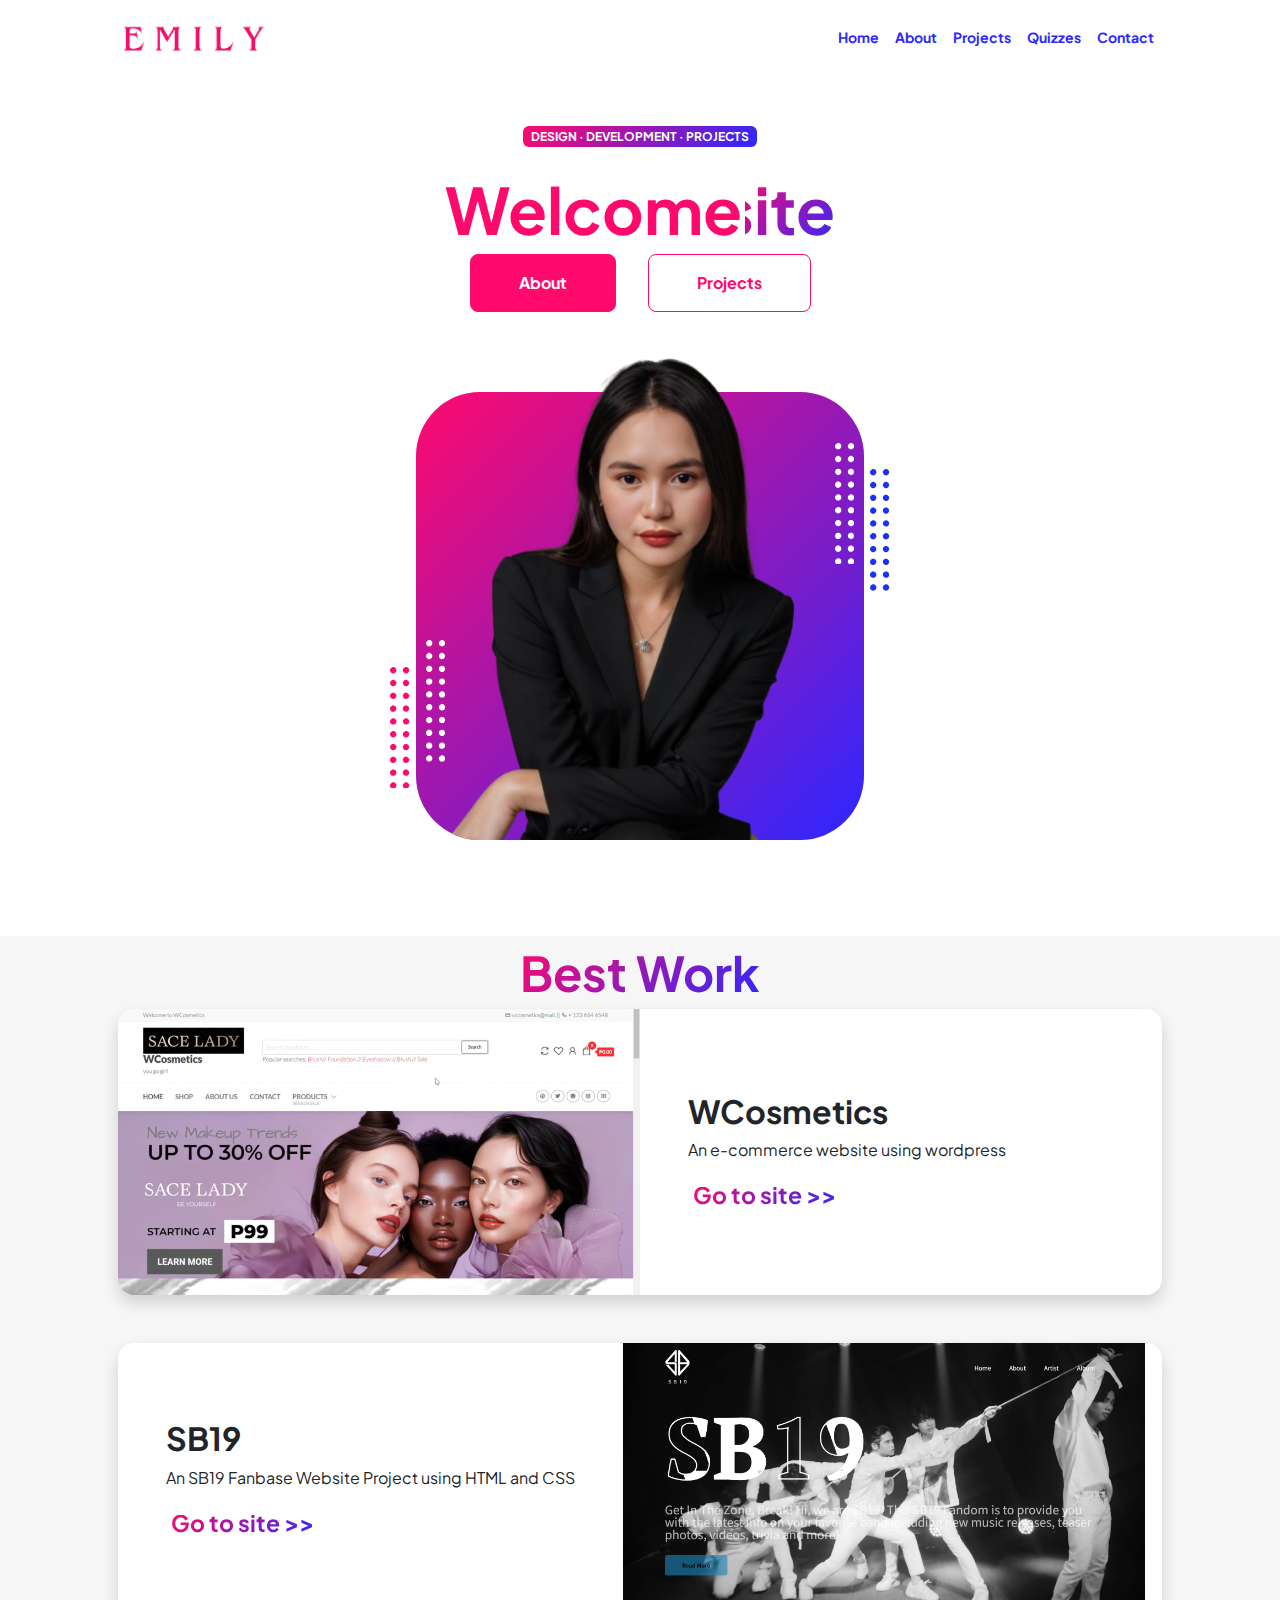
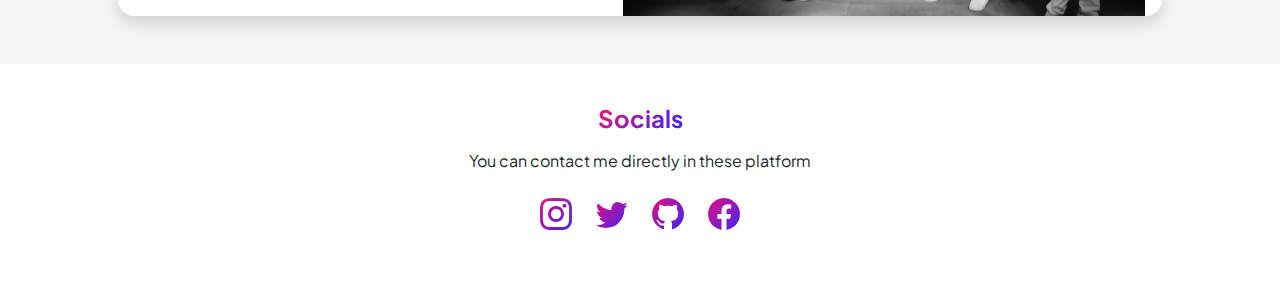
<file: index.html>
<!DOCTYPE html>
<html lang="en">
    <head>
        <meta charset="utf-8" />
        <meta name="viewport" content="width=device-width, initial-scale=1, shrink-to-fit=no" />
        <meta name="description" content="" />
        <meta name="author" content="" />
        <title>Personal - Portfolio</title>
        <!-- Favicon-->
        <link rel="icon" type="image/x-icon" href="assets/favicon.ico" />
        <!-- Custom Google font-->
        <link rel="preconnect" href="https://fonts.googleapis.com" />
        <link rel="preconnect" href="https://fonts.gstatic.com" crossorigin />
        <link href="https://fonts.googleapis.com/css2?family=Plus+Jakarta+Sans:wght@100;200;300;400;500;600;700;800;900&amp;display=swap" rel="stylesheet" />
        <!-- Bootstrap icons-->
        <link href="https://cdn.jsdelivr.net/npm/bootstrap-icons@1.8.1/font/bootstrap-icons.css" rel="stylesheet" />
        <!-- Core theme CSS (includes Bootstrap)-->
        <link href="css/styles.css" rel="stylesheet" />
    </head>
    <body class="d-flex flex-column h-100">
        <main class="flex-shrink-0">
            <!-- Navigation-->
            <nav class="navbar navbar-expand-lg navbar-light bg-white py-3">
                <div class="container px-5">
                    <a class="navbar-brand" href="index.html"><span class="fw-bolder text-primary"><img src="images/logo3.png" alt="logo" style="width: 150px;"></span></a>
                    <button class="navbar-toggler" type="button" data-bs-toggle="collapse" data-bs-target="#navbarSupportedContent" aria-controls="navbarSupportedContent" aria-expanded="false" aria-label="Toggle navigation"><span class="navbar-toggler-icon"></span></button>
                    <div class="collapse navbar-collapse" id="navbarSupportedContent">
                        <ul class="navbar-nav ms-auto mb-2 mb-lg-0 small fw-bolder">
                            <li class="nav-item"><a class="nav-link" href="index.html">Home</a></li>
                            <li class="nav-item"><a class="nav-link" href="about.html">About</a></li>
                            <li class="nav-item"><a class="nav-link" href="projects.html">Projects</a></li>
                            <li class="nav-item"><a class="nav-link" href="quizzes.html">Quizzes</a></li>
                            <li class="nav-item"><a class="nav-link" href="contact.html">Contact</a></li>
                        </ul>
                    </div>
                </div>
            </nav>
            <!-- Header-->
            <header class="py-5">
                <div class="container px-5 pb-5">
                    <div class="row gx-5 align-items-center">
                        <div class="col-xxl-5">
                            <!-- Header text content-->
                            <div class="text-center text-xxl-start">
                                <div class="badge bg-gradient-primary-to-secondary text-white mb-4"><div class="text-uppercase">Design &middot; Development &middot; Projects</div></div>
                                <br>
                                <div class="animates">
                                <h1 class="display-3 fw-bolder mb-5 color d-inline">Welcome  </h1>
                                </div>
                                <div class="animates">
                                    <h1 class="display-3 fw-bolder mb-5 text-gradient d-inline"><span>to my Website</span></h1>
                                    </div>
                                <div class="d-grid gap-3 d-sm-flex justify-content-sm-center justify-content-xxl-start mb-3">
                                    <a class="btn btn-primary btn-lg px-5 py-3 me-sm-3 fs-6 fw-bolder" href="about.html">About</a>
                                    <a class="btn btn-outline-light btn-lg px-5 py-3 fs-6 fw-bolder" href="projects.html">Projects</a>
                                </div>
                            </div>
                        </div>
                        <div class="col-xxl-7">
                            <!-- Header profile picture-->
                            <div class="d-flex justify-content-center mt-xxl-0">
                                <div class="profile bg-gradient-primary-to-secondary">
                                    <img class="profile-img" src="images/profile6.png" alt="..." style="border-radius: 55px;"/>
                                    <div class="dots-1">
                                        <!-- SVG Dots-->
                                        <svg version="1.1" xmlns="http://www.w3.org/2000/svg" xmlns:xlink="http://www.w3.org/1999/xlink" x="0px" y="0px" viewBox="0 0 191.6 1215.4" style="enable-background: new 0 0 191.6 1215.4" xml:space="preserve">
                                            <g transform="translate(0.000000,1280.000000) scale(0.100000,-0.100000)">
                                                <path d="M227.7,12788.6c-105-35-200-141-222-248c-43-206,163-412,369-369c155,32,275,190,260,339c-11,105-90,213-190,262        C383.7,12801.6,289.7,12808.6,227.7,12788.6z"></path>
                                                <path d="M1507.7,12788.6c-151-50-253-216-222-362c25-119,136-230,254-255c194-41,395,142,375,339c-11,105-90,213-190,262        C1663.7,12801.6,1569.7,12808.6,1507.7,12788.6z"></path>
                                                <path d="M227.7,11508.6c-105-35-200-141-222-248c-43-206,163-412,369-369c155,32,275,190,260,339c-11,105-90,213-190,262        C383.7,11521.6,289.7,11528.6,227.7,11508.6z"></path>
                                                <path d="M1507.7,11508.6c-151-50-253-216-222-362c25-119,136-230,254-255c194-41,395,142,375,339c-11,105-90,213-190,262        C1663.7,11521.6,1569.7,11528.6,1507.7,11508.6z"></path>
                                                <path d="M227.7,10228.6c-105-35-200-141-222-248c-43-206,163-412,369-369c155,32,275,190,260,339c-11,105-90,213-190,262        C383.7,10241.6,289.7,10248.6,227.7,10228.6z"></path>
                                                <path d="M1507.7,10228.6c-105-35-200-141-222-248c-43-206,163-412,369-369c155,32,275,190,260,339c-11,105-90,213-190,262        C1663.7,10241.6,1569.7,10248.6,1507.7,10228.6z"></path>
                                                <path d="M227.7,8948.6c-105-35-200-141-222-248c-43-206,163-412,369-369c155,32,275,190,260,339c-11,105-90,213-190,262        C383.7,8961.6,289.7,8968.6,227.7,8948.6z"></path>
                                                <path d="M1507.7,8948.6c-105-35-200-141-222-248c-43-206,163-412,369-369c155,32,275,190,260,339c-11,105-90,213-190,262        C1663.7,8961.6,1569.7,8968.6,1507.7,8948.6z"></path>
                                                <path d="M227.7,7668.6c-105-35-200-141-222-248c-43-206,163-412,369-369c155,32,275,190,260,339c-11,105-90,213-190,262        C383.7,7681.6,289.7,7688.6,227.7,7668.6z"></path>
                                                <path d="M1507.7,7668.6c-105-35-200-141-222-248c-43-206,163-412,369-369c155,32,275,190,260,339c-11,105-90,213-190,262        C1663.7,7681.6,1569.7,7688.6,1507.7,7668.6z"></path>
                                                <path d="M227.7,6388.6c-105-35-200-141-222-248c-43-206,163-412,369-369c155,32,275,190,260,339c-11,105-90,213-190,262        C383.7,6401.6,289.7,6408.6,227.7,6388.6z"></path>
                                                <path d="M1507.7,6388.6c-105-35-200-141-222-248c-43-206,163-412,369-369c155,32,275,190,260,339c-11,105-90,213-190,262        C1663.7,6401.6,1569.7,6408.6,1507.7,6388.6z"></path>
                                                <path d="M227.7,5108.6c-105-35-200-141-222-248c-43-206,163-412,369-369c155,32,275,190,260,339c-11,105-90,213-190,262        C383.7,5121.6,289.7,5128.6,227.7,5108.6z"></path>
                                                <path d="M1507.7,5108.6c-105-35-200-141-222-248c-43-206,163-412,369-369c155,32,275,190,260,339c-11,105-90,213-190,262        C1663.7,5121.6,1569.7,5128.6,1507.7,5108.6z"></path>
                                                <path d="M227.7,3828.6c-105-35-200-141-222-248c-43-206,163-412,369-369c155,32,275,190,260,339c-11,105-90,213-190,262        C383.7,3841.6,289.7,3848.6,227.7,3828.6z"></path>
                                                <path d="M1507.7,3828.6c-105-35-200-141-222-248c-43-206,163-412,369-369c155,32,275,190,260,339c-11,105-90,213-190,262        C1663.7,3841.6,1569.7,3848.6,1507.7,3828.6z"></path>
                                                <path d="M227.7,2548.6c-105-35-200-141-222-248c-43-206,163-412,369-369c155,32,275,190,260,339c-11,105-90,213-190,262        C383.7,2561.6,289.7,2568.6,227.7,2548.6z"></path>
                                                <path d="M1507.7,2548.6c-105-35-200-141-222-248c-43-206,163-412,369-369c155,32,275,190,260,339c-11,105-90,213-190,262        C1663.7,2561.6,1569.7,2568.6,1507.7,2548.6z"></path>
                                                <path d="M227.7,1268.6c-105-35-200-141-222-248c-43-206,163-412,369-369c155,32,275,190,260,339c-11,105-90,213-190,262        C383.7,1281.6,289.7,1288.6,227.7,1268.6z"></path>
                                                <path d="M1507.7,1268.6c-105-35-200-141-222-248c-43-206,163-412,369-369c155,32,275,190,260,339c-11,105-90,213-190,262        C1663.7,1281.6,1569.7,1288.6,1507.7,1268.6z"></path>
                                            </g>
                                        </svg>
                                        <!-- END of SVG dots-->
                                    </div>
                                    <div class="dots-2">
                                        <!-- SVG Dots-->
                                        <svg version="1.1" xmlns="http://www.w3.org/2000/svg" xmlns:xlink="http://www.w3.org/1999/xlink" x="0px" y="0px" viewBox="0 0 191.6 1215.4" style="enable-background: new 0 0 191.6 1215.4" xml:space="preserve">
                                            <g transform="translate(0.000000,1280.000000) scale(0.100000,-0.100000)">
                                                <path d="M227.7,12788.6c-105-35-200-141-222-248c-43-206,163-412,369-369c155,32,275,190,260,339c-11,105-90,213-190,262        C383.7,12801.6,289.7,12808.6,227.7,12788.6z"></path>
                                                <path d="M1507.7,12788.6c-151-50-253-216-222-362c25-119,136-230,254-255c194-41,395,142,375,339c-11,105-90,213-190,262        C1663.7,12801.6,1569.7,12808.6,1507.7,12788.6z"></path>
                                                <path d="M227.7,11508.6c-105-35-200-141-222-248c-43-206,163-412,369-369c155,32,275,190,260,339c-11,105-90,213-190,262        C383.7,11521.6,289.7,11528.6,227.7,11508.6z"></path>
                                                <path d="M1507.7,11508.6c-151-50-253-216-222-362c25-119,136-230,254-255c194-41,395,142,375,339c-11,105-90,213-190,262        C1663.7,11521.6,1569.7,11528.6,1507.7,11508.6z"></path>
                                                <path d="M227.7,10228.6c-105-35-200-141-222-248c-43-206,163-412,369-369c155,32,275,190,260,339c-11,105-90,213-190,262        C383.7,10241.6,289.7,10248.6,227.7,10228.6z"></path>
                                                <path d="M1507.7,10228.6c-105-35-200-141-222-248c-43-206,163-412,369-369c155,32,275,190,260,339c-11,105-90,213-190,262        C1663.7,10241.6,1569.7,10248.6,1507.7,10228.6z"></path>
                                                <path d="M227.7,8948.6c-105-35-200-141-222-248c-43-206,163-412,369-369c155,32,275,190,260,339c-11,105-90,213-190,262        C383.7,8961.6,289.7,8968.6,227.7,8948.6z"></path>
                                                <path d="M1507.7,8948.6c-105-35-200-141-222-248c-43-206,163-412,369-369c155,32,275,190,260,339c-11,105-90,213-190,262        C1663.7,8961.6,1569.7,8968.6,1507.7,8948.6z"></path>
                                                <path d="M227.7,7668.6c-105-35-200-141-222-248c-43-206,163-412,369-369c155,32,275,190,260,339c-11,105-90,213-190,262        C383.7,7681.6,289.7,7688.6,227.7,7668.6z"></path>
                                                <path d="M1507.7,7668.6c-105-35-200-141-222-248c-43-206,163-412,369-369c155,32,275,190,260,339c-11,105-90,213-190,262        C1663.7,7681.6,1569.7,7688.6,1507.7,7668.6z"></path>
                                                <path d="M227.7,6388.6c-105-35-200-141-222-248c-43-206,163-412,369-369c155,32,275,190,260,339c-11,105-90,213-190,262        C383.7,6401.6,289.7,6408.6,227.7,6388.6z"></path>
                                                <path d="M1507.7,6388.6c-105-35-200-141-222-248c-43-206,163-412,369-369c155,32,275,190,260,339c-11,105-90,213-190,262        C1663.7,6401.6,1569.7,6408.6,1507.7,6388.6z"></path>
                                                <path d="M227.7,5108.6c-105-35-200-141-222-248c-43-206,163-412,369-369c155,32,275,190,260,339c-11,105-90,213-190,262        C383.7,5121.6,289.7,5128.6,227.7,5108.6z"></path>
                                                <path d="M1507.7,5108.6c-105-35-200-141-222-248c-43-206,163-412,369-369c155,32,275,190,260,339c-11,105-90,213-190,262        C1663.7,5121.6,1569.7,5128.6,1507.7,5108.6z"></path>
                                                <path d="M227.7,3828.6c-105-35-200-141-222-248c-43-206,163-412,369-369c155,32,275,190,260,339c-11,105-90,213-190,262        C383.7,3841.6,289.7,3848.6,227.7,3828.6z"></path>
                                                <path d="M1507.7,3828.6c-105-35-200-141-222-248c-43-206,163-412,369-369c155,32,275,190,260,339c-11,105-90,213-190,262        C1663.7,3841.6,1569.7,3848.6,1507.7,3828.6z"></path>
                                                <path d="M227.7,2548.6c-105-35-200-141-222-248c-43-206,163-412,369-369c155,32,275,190,260,339c-11,105-90,213-190,262        C383.7,2561.6,289.7,2568.6,227.7,2548.6z"></path>
                                                <path d="M1507.7,2548.6c-105-35-200-141-222-248c-43-206,163-412,369-369c155,32,275,190,260,339c-11,105-90,213-190,262        C1663.7,2561.6,1569.7,2568.6,1507.7,2548.6z"></path>
                                                <path d="M227.7,1268.6c-105-35-200-141-222-248c-43-206,163-412,369-369c155,32,275,190,260,339c-11,105-90,213-190,262        C383.7,1281.6,289.7,1288.6,227.7,1268.6z"></path>
                                                <path d="M1507.7,1268.6c-105-35-200-141-222-248c-43-206,163-412,369-369c155,32,275,190,260,339c-11,105-90,213-190,262        C1663.7,1281.6,1569.7,1288.6,1507.7,1268.6z"></path>
                                            </g>
                                        </svg>
                                        <!-- END of SVG dots-->
                                    </div>
                                    <div class="dots-3">
                                        <!-- SVG Dots-->
                                        <svg version="1.1" xmlns="http://www.w3.org/2000/svg" xmlns:xlink="http://www.w3.org/1999/xlink" x="0px" y="0px" viewBox="0 0 191.6 1215.4" style="enable-background: new 0 0 191.6 1215.4" xml:space="preserve">
                                            <g transform="translate(0.000000,1280.000000) scale(0.100000,-0.100000)">
                                                <path d="M227.7,12788.6c-105-35-200-141-222-248c-43-206,163-412,369-369c155,32,275,190,260,339c-11,105-90,213-190,262        C383.7,12801.6,289.7,12808.6,227.7,12788.6z"></path>
                                                <path d="M1507.7,12788.6c-151-50-253-216-222-362c25-119,136-230,254-255c194-41,395,142,375,339c-11,105-90,213-190,262        C1663.7,12801.6,1569.7,12808.6,1507.7,12788.6z"></path>
                                                <path d="M227.7,11508.6c-105-35-200-141-222-248c-43-206,163-412,369-369c155,32,275,190,260,339c-11,105-90,213-190,262        C383.7,11521.6,289.7,11528.6,227.7,11508.6z"></path>
                                                <path d="M1507.7,11508.6c-151-50-253-216-222-362c25-119,136-230,254-255c194-41,395,142,375,339c-11,105-90,213-190,262        C1663.7,11521.6,1569.7,11528.6,1507.7,11508.6z"></path>
                                                <path d="M227.7,10228.6c-105-35-200-141-222-248c-43-206,163-412,369-369c155,32,275,190,260,339c-11,105-90,213-190,262        C383.7,10241.6,289.7,10248.6,227.7,10228.6z"></path>
                                                <path d="M1507.7,10228.6c-105-35-200-141-222-248c-43-206,163-412,369-369c155,32,275,190,260,339c-11,105-90,213-190,262        C1663.7,10241.6,1569.7,10248.6,1507.7,10228.6z"></path>
                                                <path d="M227.7,8948.6c-105-35-200-141-222-248c-43-206,163-412,369-369c155,32,275,190,260,339c-11,105-90,213-190,262        C383.7,8961.6,289.7,8968.6,227.7,8948.6z"></path>
                                                <path d="M1507.7,8948.6c-105-35-200-141-222-248c-43-206,163-412,369-369c155,32,275,190,260,339c-11,105-90,213-190,262        C1663.7,8961.6,1569.7,8968.6,1507.7,8948.6z"></path>
                                                <path d="M227.7,7668.6c-105-35-200-141-222-248c-43-206,163-412,369-369c155,32,275,190,260,339c-11,105-90,213-190,262        C383.7,7681.6,289.7,7688.6,227.7,7668.6z"></path>
                                                <path d="M1507.7,7668.6c-105-35-200-141-222-248c-43-206,163-412,369-369c155,32,275,190,260,339c-11,105-90,213-190,262        C1663.7,7681.6,1569.7,7688.6,1507.7,7668.6z"></path>
                                                <path d="M227.7,6388.6c-105-35-200-141-222-248c-43-206,163-412,369-369c155,32,275,190,260,339c-11,105-90,213-190,262        C383.7,6401.6,289.7,6408.6,227.7,6388.6z"></path>
                                                <path d="M1507.7,6388.6c-105-35-200-141-222-248c-43-206,163-412,369-369c155,32,275,190,260,339c-11,105-90,213-190,262        C1663.7,6401.6,1569.7,6408.6,1507.7,6388.6z"></path>
                                                <path d="M227.7,5108.6c-105-35-200-141-222-248c-43-206,163-412,369-369c155,32,275,190,260,339c-11,105-90,213-190,262        C383.7,5121.6,289.7,5128.6,227.7,5108.6z"></path>
                                                <path d="M1507.7,5108.6c-105-35-200-141-222-248c-43-206,163-412,369-369c155,32,275,190,260,339c-11,105-90,213-190,262        C1663.7,5121.6,1569.7,5128.6,1507.7,5108.6z"></path>
                                                <path d="M227.7,3828.6c-105-35-200-141-222-248c-43-206,163-412,369-369c155,32,275,190,260,339c-11,105-90,213-190,262        C383.7,3841.6,289.7,3848.6,227.7,3828.6z"></path>
                                                <path d="M1507.7,3828.6c-105-35-200-141-222-248c-43-206,163-412,369-369c155,32,275,190,260,339c-11,105-90,213-190,262        C1663.7,3841.6,1569.7,3848.6,1507.7,3828.6z"></path>
                                                <path d="M227.7,2548.6c-105-35-200-141-222-248c-43-206,163-412,369-369c155,32,275,190,260,339c-11,105-90,213-190,262        C383.7,2561.6,289.7,2568.6,227.7,2548.6z"></path>
                                                <path d="M1507.7,2548.6c-105-35-200-141-222-248c-43-206,163-412,369-369c155,32,275,190,260,339c-11,105-90,213-190,262        C1663.7,2561.6,1569.7,2568.6,1507.7,2548.6z"></path>
                                                <path d="M227.7,1268.6c-105-35-200-141-222-248c-43-206,163-412,369-369c155,32,275,190,260,339c-11,105-90,213-190,262        C383.7,1281.6,289.7,1288.6,227.7,1268.6z"></path>
                                                <path d="M1507.7,1268.6c-105-35-200-141-222-248c-43-206,163-412,369-369c155,32,275,190,260,339c-11,105-90,213-190,262        C1663.7,1281.6,1569.7,1288.6,1507.7,1268.6z"></path>
                                            </g>
                                        </svg>
                                        <!-- END of SVG dots-->
                                    </div>
                                    <div class="dots-4">
                                        <!-- SVG Dots-->
                                        <svg version="1.1" xmlns="http://www.w3.org/2000/svg" xmlns:xlink="http://www.w3.org/1999/xlink" x="0px" y="0px" viewBox="0 0 191.6 1215.4" style="enable-background: new 0 0 191.6 1215.4" xml:space="preserve">
                                            <g transform="translate(0.000000,1280.000000) scale(0.100000,-0.100000)">
                                                <path d="M227.7,12788.6c-105-35-200-141-222-248c-43-206,163-412,369-369c155,32,275,190,260,339c-11,105-90,213-190,262        C383.7,12801.6,289.7,12808.6,227.7,12788.6z"></path>
                                                <path d="M1507.7,12788.6c-151-50-253-216-222-362c25-119,136-230,254-255c194-41,395,142,375,339c-11,105-90,213-190,262        C1663.7,12801.6,1569.7,12808.6,1507.7,12788.6z"></path>
                                                <path d="M227.7,11508.6c-105-35-200-141-222-248c-43-206,163-412,369-369c155,32,275,190,260,339c-11,105-90,213-190,262        C383.7,11521.6,289.7,11528.6,227.7,11508.6z"></path>
                                                <path d="M1507.7,11508.6c-151-50-253-216-222-362c25-119,136-230,254-255c194-41,395,142,375,339c-11,105-90,213-190,262        C1663.7,11521.6,1569.7,11528.6,1507.7,11508.6z"></path>
                                                <path d="M227.7,10228.6c-105-35-200-141-222-248c-43-206,163-412,369-369c155,32,275,190,260,339c-11,105-90,213-190,262        C383.7,10241.6,289.7,10248.6,227.7,10228.6z"></path>
                                                <path d="M1507.7,10228.6c-105-35-200-141-222-248c-43-206,163-412,369-369c155,32,275,190,260,339c-11,105-90,213-190,262        C1663.7,10241.6,1569.7,10248.6,1507.7,10228.6z"></path>
                                                <path d="M227.7,8948.6c-105-35-200-141-222-248c-43-206,163-412,369-369c155,32,275,190,260,339c-11,105-90,213-190,262        C383.7,8961.6,289.7,8968.6,227.7,8948.6z"></path>
                                                <path d="M1507.7,8948.6c-105-35-200-141-222-248c-43-206,163-412,369-369c155,32,275,190,260,339c-11,105-90,213-190,262        C1663.7,8961.6,1569.7,8968.6,1507.7,8948.6z"></path>
                                                <path d="M227.7,7668.6c-105-35-200-141-222-248c-43-206,163-412,369-369c155,32,275,190,260,339c-11,105-90,213-190,262        C383.7,7681.6,289.7,7688.6,227.7,7668.6z"></path>
                                                <path d="M1507.7,7668.6c-105-35-200-141-222-248c-43-206,163-412,369-369c155,32,275,190,260,339c-11,105-90,213-190,262        C1663.7,7681.6,1569.7,7688.6,1507.7,7668.6z"></path>
                                                <path d="M227.7,6388.6c-105-35-200-141-222-248c-43-206,163-412,369-369c155,32,275,190,260,339c-11,105-90,213-190,262        C383.7,6401.6,289.7,6408.6,227.7,6388.6z"></path>
                                                <path d="M1507.7,6388.6c-105-35-200-141-222-248c-43-206,163-412,369-369c155,32,275,190,260,339c-11,105-90,213-190,262        C1663.7,6401.6,1569.7,6408.6,1507.7,6388.6z"></path>
                                                <path d="M227.7,5108.6c-105-35-200-141-222-248c-43-206,163-412,369-369c155,32,275,190,260,339c-11,105-90,213-190,262        C383.7,5121.6,289.7,5128.6,227.7,5108.6z"></path>
                                                <path d="M1507.7,5108.6c-105-35-200-141-222-248c-43-206,163-412,369-369c155,32,275,190,260,339c-11,105-90,213-190,262        C1663.7,5121.6,1569.7,5128.6,1507.7,5108.6z"></path>
                                                <path d="M227.7,3828.6c-105-35-200-141-222-248c-43-206,163-412,369-369c155,32,275,190,260,339c-11,105-90,213-190,262        C383.7,3841.6,289.7,3848.6,227.7,3828.6z"></path>
                                                <path d="M1507.7,3828.6c-105-35-200-141-222-248c-43-206,163-412,369-369c155,32,275,190,260,339c-11,105-90,213-190,262        C1663.7,3841.6,1569.7,3848.6,1507.7,3828.6z"></path>
                                                <path d="M227.7,2548.6c-105-35-200-141-222-248c-43-206,163-412,369-369c155,32,275,190,260,339c-11,105-90,213-190,262        C383.7,2561.6,289.7,2568.6,227.7,2548.6z"></path>
                                                <path d="M1507.7,2548.6c-105-35-200-141-222-248c-43-206,163-412,369-369c155,32,275,190,260,339c-11,105-90,213-190,262        C1663.7,2561.6,1569.7,2568.6,1507.7,2548.6z"></path>
                                                <path d="M227.7,1268.6c-105-35-200-141-222-248c-43-206,163-412,369-369c155,32,275,190,260,339c-11,105-90,213-190,262        C383.7,1281.6,289.7,1288.6,227.7,1268.6z"></path>
                                                <path d="M1507.7,1268.6c-105-35-200-141-222-248c-43-206,163-412,369-369c155,32,275,190,260,339c-11,105-90,213-190,262        C1663.7,1281.6,1569.7,1288.6,1507.7,1268.6z"></path>
                                            </g>
                                        </svg>
                                        <!-- END of SVG dots-->
                                    </div>
                                </div>
                            </div>
                        </div>
                    </div>
                </div>
            </header>
            <section class="bg-light pb-5 pt-2">
                <div class="container px-5">
                    <!-- Project Card 1-->
                <h4 class="display-5 fw-bolder text-center"><span class="text-gradient d-inline">Best Work</span></h4>
                <div class="card overflow-hidden shadow rounded-4 border-0 mb-5">
                    <div class="card-body p-0">
                        
                        <div class="d-flex align-items-center">
                            <img class="img-fluid" src="projects/project1.png" alt="..." style="width: 50%;"/>
                            <div class="p-5">
                                <h2 class="fw-bolder">WCosmetics</h2>
                                <p>An e-commerce website using wordpress</p> 
                                <div class="text-gradient d-inline">
                                <a href="https://github.com/emsensei/WordPress-Project.git" style="font-size: 23px; padding: 5px;"><b>Go to site >></b></a>
                            </div>
                            </div>
                            
                        </div>
                    </div>
                </div>
                <!-- Project Card 2-->
                <div class="card overflow-hidden shadow rounded-4 border-0">
                    <div class="card-body p-0">
                        <div class="d-flex align-items-center">
                            <div class="p-5">
                                <h2 class="fw-bolder">SB19</h2>
                                <p>An SB19 Fanbase Website Project using HTML and CSS</p>
                                <div class="text-gradient d-inline">
                                    <a href="https://github.com/emsensei/SB19-Fanbase" style="font-size: 23px; padding: 5px;"><b>Go to site >></b></a>
                                </div>
                            </div>   
                            <img class="img-fluid" src="projects/project2.png" alt="..." style="width: 50%;"/>
                        </div>
                    </div>
                </div>
            </div>
        </div>
        </div>
    </div>
        </section>
            
            <!-- About Section--
            <section class="py-1">
                <div class="container px-5">     
                    <div class="row gx-5 justify-content-center">
                        <div class="col-xxl-8">
                            <div class="text-center my-5">
                            
                            </div>
                        </div>
                    </div>
                </div>
            </section> -->
        </main>
        <!-- Footer-->
        <footer class="bg-white py-4 pb-5 mt-auto">
            <div class="container px-5">
                <div class="text-center my-3">
                    <h4 class=" fw-bolder"><span class="text-gradient d-inline">Socials</span></h4>
                    </div>
                <div class="row align-items-center justify-content-between flex-column flex-sm-row">
                    <p class="text-center"> You can contact me directly in these platform</p>
                    <div class="d-flex justify-content-center fs-2 gap-4">
                        
                        <a class="text-gradient" href="https://www.instagram.com/emsusy_/"><i class="bi bi-instagram"></i></a>
                        <a class="text-gradient" href="https://x.com/emstndr_"><i class="bi bi-twitter"></i></a>
                        <a class="text-gradient" href="https://github.com/emsensei"><i class="bi bi-github"></i></a>
                        <a class="text-gradient" href="https://www.facebook.com/emsqt00"><i class="bi bi-facebook"></i></a>
                    </div>
                </div>
            </div>
        </footer>
        <!-- Bootstrap core JS-->
        <script src="https://cdn.jsdelivr.net/npm/bootstrap@5.2.3/dist/js/bootstrap.bundle.min.js"></script>
        <!-- Core theme JS-->
        <script src="js/scripts.js"></script>
    </body>
</html>
</file>
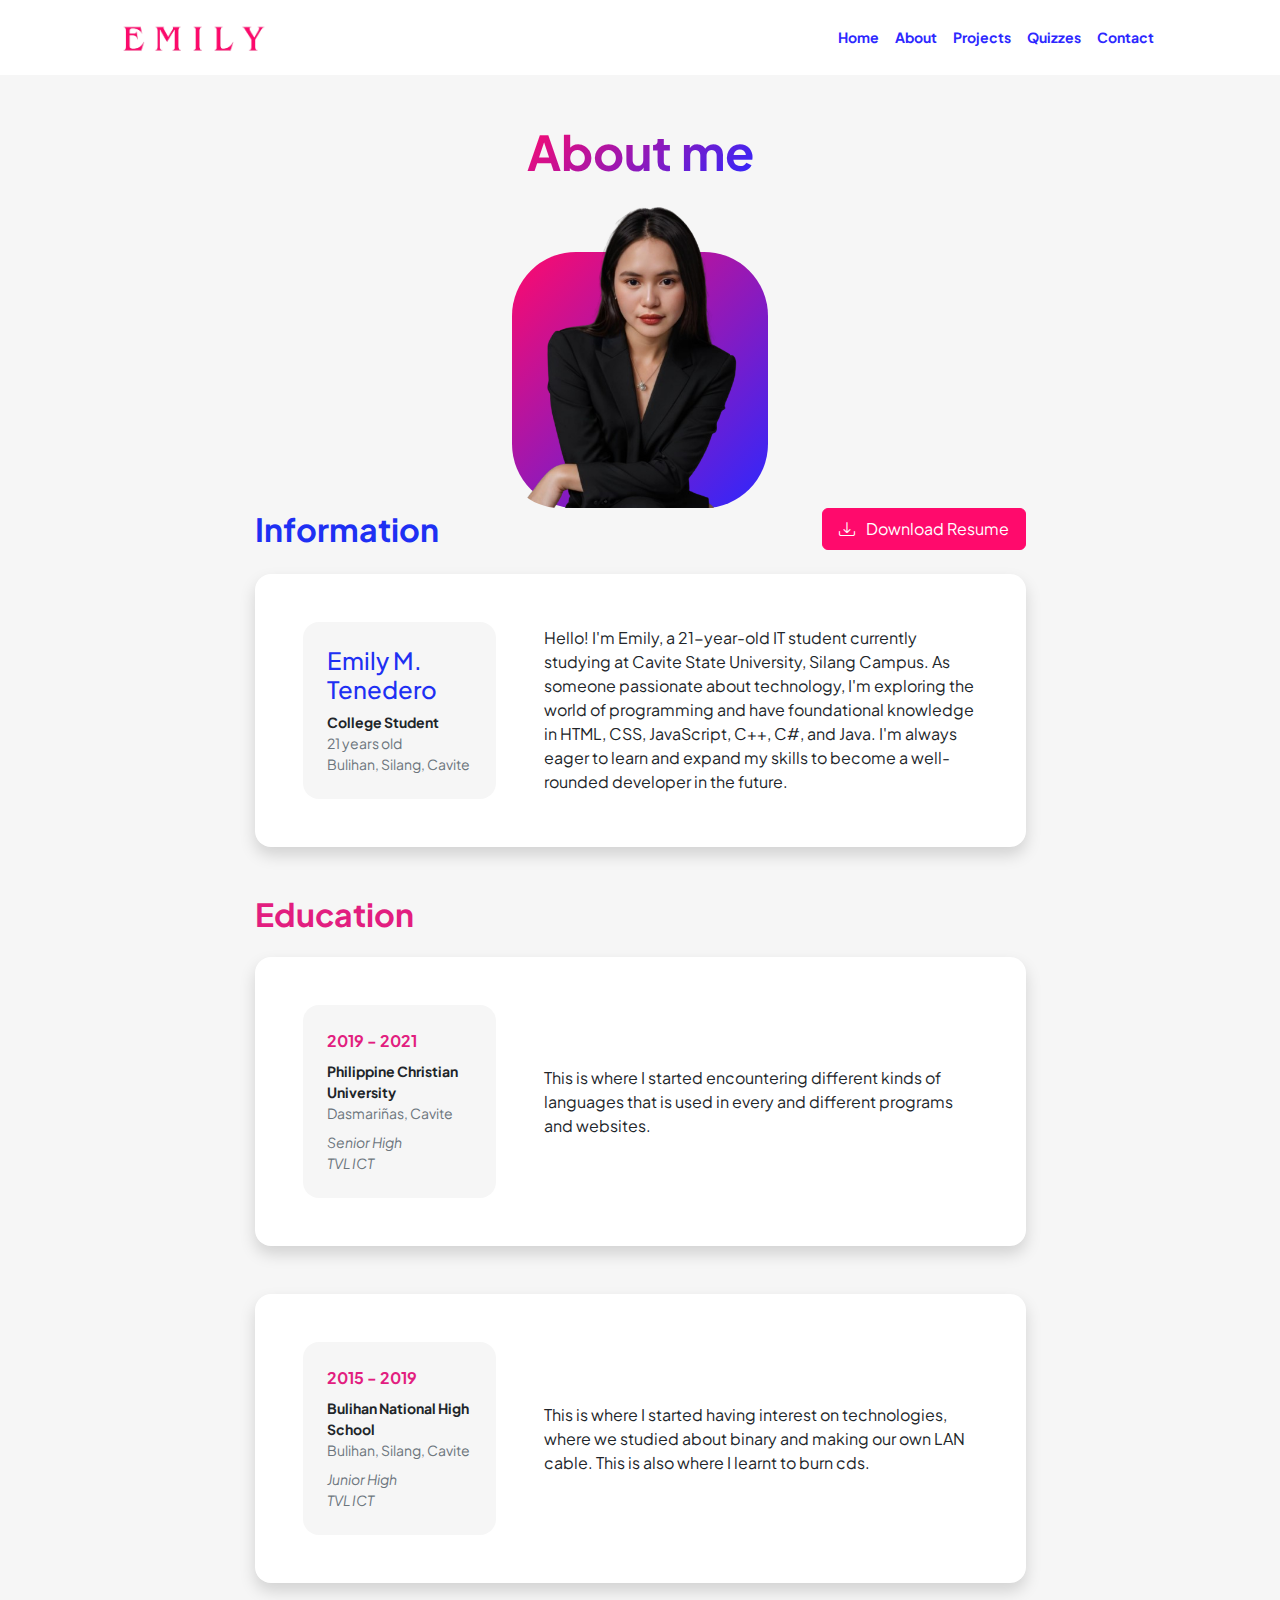
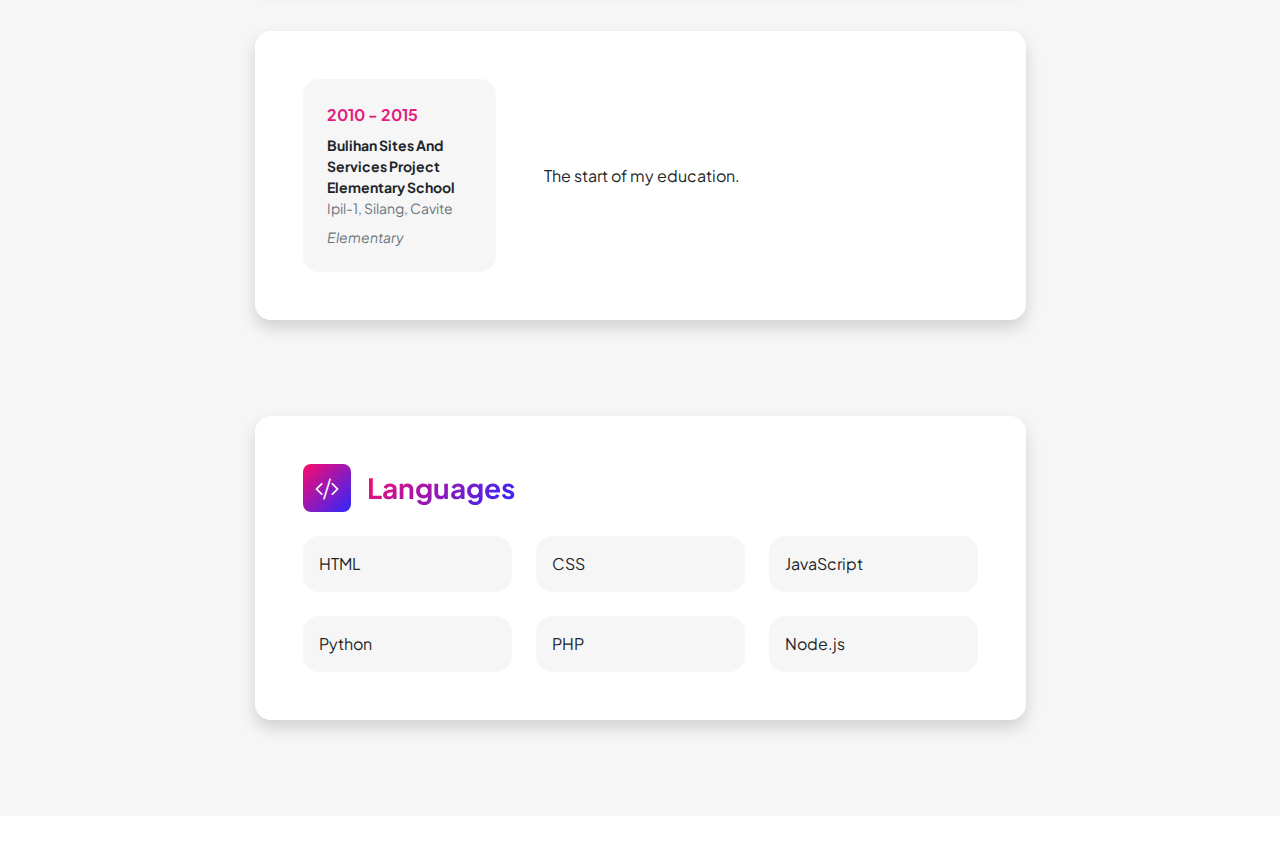
<file: about.html>
<!DOCTYPE html>
<html lang="en">
    <head>
        <meta charset="utf-8" />
        <meta name="viewport" content="width=device-width, initial-scale=1, shrink-to-fit=no" />
        <meta name="description" content="" />
        <meta name="author" content="" />
        <title>Personal - Start Bootstrap Template</title>
        <!-- Favicon-->
        <link rel="icon" type="image/x-icon" href="assets/favicon.ico" />
        <!-- Custom Google font-->
        <link rel="preconnect" href="https://fonts.googleapis.com" />
        <link rel="preconnect" href="https://fonts.gstatic.com" crossorigin />
        <link href="https://fonts.googleapis.com/css2?family=Plus+Jakarta+Sans:wght@100;200;300;400;500;600;700;800;900&amp;display=swap" rel="stylesheet" />
        <!-- Bootstrap icons-->
        <link href="https://cdn.jsdelivr.net/npm/bootstrap-icons@1.8.1/font/bootstrap-icons.css" rel="stylesheet" />
        <!-- Core theme CSS (includes Bootstrap)-->
        <link href="css/styles.css" rel="stylesheet" />
    </head>
    <body class="d-flex flex-column h-100 bg-light">
        <main class="flex-shrink-0">
            <!-- Navigation-->
            <nav class="navbar navbar-expand-lg navbar-light bg-white py-3">
                <div class="container px-5">
                    <a class="navbar-brand" href="index.html"><span class="fw-bolder text-primary"><img src="images/logo3.png" alt="logo" style="width: 150px;"></span></a>
                    <button class="navbar-toggler" type="button" data-bs-toggle="collapse" data-bs-target="#navbarSupportedContent" aria-controls="navbarSupportedContent" aria-expanded="false" aria-label="Toggle navigation"><span class="navbar-toggler-icon"></span></button>
                    <div class="collapse navbar-collapse" id="navbarSupportedContent">
                        <ul class="navbar-nav ms-auto mb-2 mb-lg-0 small fw-bolder">
                            <li class="nav-item"><a class="nav-link" href="index.html">Home</a></li>
                            <li class="nav-item"><a class="nav-link" href="about.html">About</a></li>
                            <li class="nav-item"><a class="nav-link" href="projects.html">Projects</a></li>
                            <li class="nav-item"><a class="nav-link" href="quizzes.html">Quizzes</a></li>
                            <li class="nav-item"><a class="nav-link" href="contact.html">Contact</a></li>
                        </ul>
                    </div>
                </div>
            </nav>
            <!-- Page Content-->
            <div class="container px-5 my-5">
                <div class="text-center mb-2">
                    <h1 class="display-5 fw-bolder mb-0"><span class="text-gradient d-inline">About me</span></h1>
                </div>
                <div class="row gx-5 justify-content-center">
                    <div class="col-lg-11 col-xl-9 col-xxl-8">
                        <!-- Experience Section-->
                        <section>
                            <div class="d-flex justify-content-center mt-xxl-0">
                                <div class="profile_about bg-gradient-primary-to-secondary">
                                    <img class="profile-img_about" src="images/profile6.png" alt="..." style="border-radius: 55px;"/>
                            </div>
                            </div>
                            <div class="d-flex align-items-center justify-content-between mb-4">
                                <h2 class="text-primary fw-bolder mb-0">Information</h2>
                                <!-- Download resume button-->
                                <!-- Note: Set the link href target to a PDF file within your project-->
                                <a class="btn btn-primary px-3 py-2" href="https://drive.google.com/drive/u/2/folders/1p9VW5ZchGLWRbQjPcZOW-pQIBJ8tdhCl">
                                    <div class="d-inline-block bi bi-download me-2"></div>
                                    Download Resume
                                </a>
                            </div>
                            <!-- Experience Card 1-->
                            <div class="card shadow border-0 rounded-4 mb-5">
                                <div class="card-body p-5">
                                    <div class="row align-items-center gx-5">
                                        <div class="col text-center text-lg-start mb-4 mb-lg-0">
                                            <div class="bg-light p-4 rounded-4">
                                                <div class="text-primary fw-bolder mb-2"> <h4>Emily M. Tenedero</h4></div>
                                                <div class="small fw-bolder">College Student</div>
                                                <div class="small text-muted">21 years old</div>
                                                <div class="small text-muted">Bulihan, Silang, Cavite</div>
                                            </div>
                                        </div>
                                        <div class="col-lg-8"><div> Hello! I'm Emily, a 21-year-old IT student currently studying at Cavite State University, Silang Campus. As someone passionate about technology, I'm exploring the world of programming and have foundational knowledge in HTML, CSS, JavaScript, C++, C#, and Java. I'm always eager to learn and expand my skills to become a well-rounded developer in the future.</div></div>
                                    </div>
                                </div>
                            </div>
                        </section>
                        <!-- Education Section-->
                        <section>
                            <h2 class="text-secondary fw-bolder mb-4">Education</h2>
                            <!-- Education Card 1-->
                            <div class="card shadow border-0 rounded-4 mb-5">
                                <div class="card-body p-5">
                                    <div class="row align-items-center gx-5">
                                        <div class="col text-center text-lg-start mb-4 mb-lg-0">
                                            <div class="bg-light p-4 rounded-4">
                                                <div class="text-secondary fw-bolder mb-2">2019 - 2021</div>
                                                <div class="mb-2">
                                                    <div class="small fw-bolder">Philippine Christian University</div>
                                                    <div class="small text-muted">Dasmariñas, Cavite</div>
                                                </div>
                                                <div class="fst-italic">
                                                    <div class="small text-muted">Senior High</div>
                                                    <div class="small text-muted">TVL ICT</div>
                                                </div>
                                            </div>
                                        </div>
                                        <div class="col-lg-8"><div>This is where I started encountering different kinds of languages that is used in every and different programs and websites.</div></div>
                                    </div>
                                </div>
                            </div>
                            <!-- Education Card 2-->
                            <div class="card shadow border-0 rounded-4 mb-5">
                                <div class="card-body p-5">
                                    <div class="row align-items-center gx-5">
                                        <div class="col text-center text-lg-start mb-4 mb-lg-0">
                                            <div class="bg-light p-4 rounded-4">
                                                <div class="text-secondary fw-bolder mb-2">2015 - 2019</div>
                                                <div class="mb-2">
                                                    <div class="small fw-bolder">Bulihan National High School</div>
                                                    <div class="small text-muted">Bulihan, Silang, Cavite</div>
                                                </div>
                                                <div class="fst-italic">
                                                    <div class="small text-muted">Junior High</div>
                                                    <div class="small text-muted">TVL ICT</div>
                                                </div>
                                            </div>
                                        </div>
                                        <div class="col-lg-8"><div>This is where I started having interest on technologies, where we studied about binary and making our own LAN cable. This is also where I learnt to burn cds.</div></div>
                                    </div>
                                </div>
                            </div>
                            <!-- Education Card 3-->
                            <div class="card shadow border-0 rounded-4 mb-5">
                                <div class="card-body p-5">
                                    <div class="row align-items-center gx-5">
                                        <div class="col text-center text-lg-start mb-4 mb-lg-0">
                                            <div class="bg-light p-4 rounded-4">
                                                <div class="text-secondary fw-bolder mb-2">2010 - 2015</div>
                                                <div class="mb-2">
                                                    <div class="small fw-bolder">Bulihan Sites And Services Project Elementary
                                                        School</div>
                                                    <div class="small text-muted">Ipil-1, Silang, Cavite</div>
                                                </div>
                                                <div class="fst-italic">
                                                    <div class="small text-muted">Elementary</div>
                                                </div>
                                            </div>
                                        </div>
                                        <div class="col-lg-8"><div>The start of my education.</div></div>
                                    </div>
                                </div>
                            </div>
                        </section>
                        <!-- Divider-->
                        <div class="pb-5"></div>
                        <!-- Skills Section-->
                        <section>
                            <!-- Skillset Card-->
                            <div class="card shadow border-0 rounded-4 mb-5">
                                <div class="card-body p-5">
                                    <!-- Languages list-->
                                    <div class="mb-0">
                                        <div class="d-flex align-items-center mb-4">
                                            <div class="feature bg-primary bg-gradient-primary-to-secondary text-white rounded-3 me-3"><i class="bi bi-code-slash"></i></div>
                                            <h3 class="fw-bolder mb-0"><span class="text-gradient d-inline">Languages</span></h3>
                                        </div>
                                        <div class="row row-cols-1 row-cols-md-3 mb-4">
                                            <div class="col mb-4 mb-md-0"><div class="d-flex align-items-center bg-light rounded-4 p-3 h-100">HTML</div></div>
                                            <div class="col mb-4 mb-md-0"><div class="d-flex align-items-center bg-light rounded-4 p-3 h-100">CSS</div></div>
                                            <div class="col"><div class="d-flex align-items-center bg-light rounded-4 p-3 h-100">JavaScript</div></div>
                                        </div>
                                        <div class="row row-cols-1 row-cols-md-3">
                                            <div class="col mb-4 mb-md-0"><div class="d-flex align-items-center bg-light rounded-4 p-3 h-100">Python</div></div>
                                            <div class="col mb-4 mb-md-0"><div class="d-flex align-items-center bg-light rounded-4 p-3 h-100">PHP</div></div>
                                            <div class="col"><div class="d-flex align-items-center bg-light rounded-4 p-3 h-100">Node.js</div></div>
                                        </div>
                                    </div>
                                </div>
                            </div>
                        </section>
                    </div>
                </div>
            </div>
        </main>
        <!-- Footer-->
        <footer class="bg-white py-4 mt-auto">
            <div class="container px-5">
                <div class="row align-items-center justify-content-between flex-column flex-sm-row">
                   
            </div>
        </footer>
        <!-- Bootstrap core JS-->
        <script src="https://cdn.jsdelivr.net/npm/bootstrap@5.2.3/dist/js/bootstrap.bundle.min.js"></script>
        <!-- Core theme JS-->
        <script src="js/scripts.js"></script>
    </body>
</html>
</file>
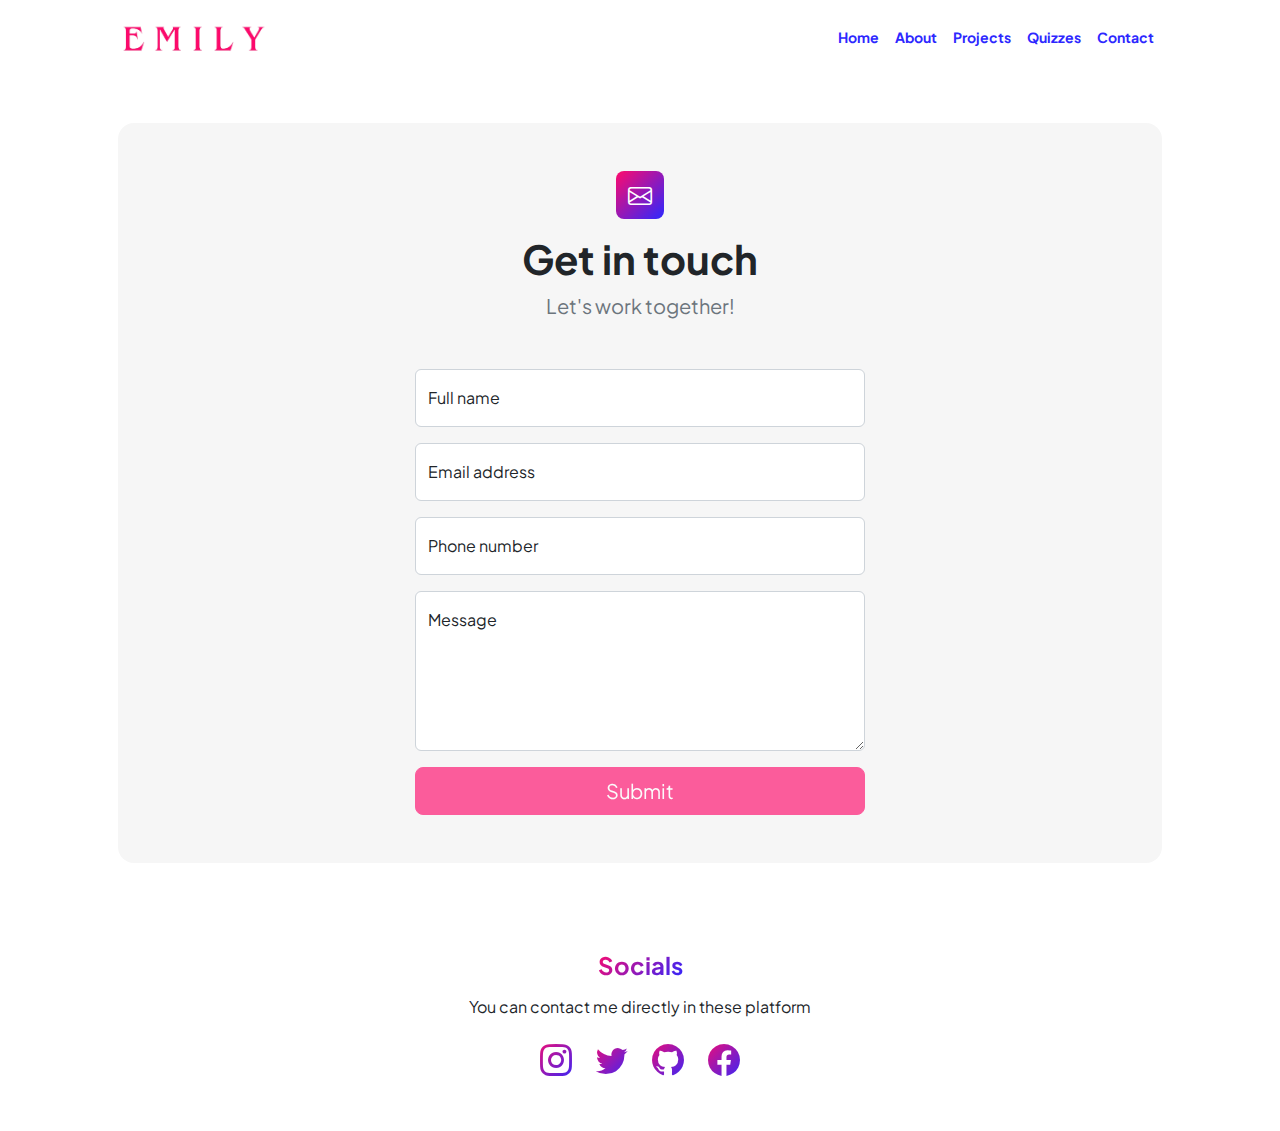
<file: contact.html>
<!DOCTYPE html>
<html lang="en">
    <head>
        <meta charset="utf-8" />
        <meta name="viewport" content="width=device-width, initial-scale=1, shrink-to-fit=no" />
        <meta name="description" content />
        <meta name="author" content />
        <title>Modern Business - Start Bootstrap Template</title>
        <!-- Favicon-->
        <link rel="icon" type="image/x-icon" href="assets/favicon.ico" />
        <!-- Custom Google font-->
        <link rel="preconnect" href="https://fonts.googleapis.com" />
        <link rel="preconnect" href="https://fonts.gstatic.com" crossorigin />
        <link href="https://fonts.googleapis.com/css2?family=Plus+Jakarta+Sans:wght@100;200;300;400;500;600;700;800;900&amp;display=swap" rel="stylesheet" />
        <!-- Bootstrap icons-->
        <link href="https://cdn.jsdelivr.net/npm/bootstrap-icons@1.8.1/font/bootstrap-icons.css" rel="stylesheet" />
        <!-- Core theme CSS (includes Bootstrap)-->
        <link href="css/styles.css" rel="stylesheet" />
    </head>
    <body class="d-flex flex-column">
        <main class="flex-shrink-0">
            <!-- Navigation-->
            <nav class="navbar navbar-expand-lg navbar-light bg-white py-3">
                <div class="container px-5">
                    <a class="navbar-brand" href="index.html"><span class="fw-bolder text-primary"><img src="images/logo3.png" alt="logo" style="width: 150px;"></span></a>
                    <button class="navbar-toggler" type="button" data-bs-toggle="collapse" data-bs-target="#navbarSupportedContent" aria-controls="navbarSupportedContent" aria-expanded="false" aria-label="Toggle navigation"><span class="navbar-toggler-icon"></span></button>
                    <div class="collapse navbar-collapse" id="navbarSupportedContent">
                        <ul class="navbar-nav ms-auto mb-2 mb-lg-0 small fw-bolder">
                            <li class="nav-item"><a class="nav-link" href="index.html">Home</a></li>
                            <li class="nav-item"><a class="nav-link" href="about.html">About</a></li>
                            <li class="nav-item"><a class="nav-link" href="projects.html">Projects</a></li>
                            <li class="nav-item"><a class="nav-link" href="quizzes.html">Quizzes</a></li>
                            <li class="nav-item"><a class="nav-link" href="contact.html">Contact</a></li>
                        </ul>
                    </div>
                </div>
            </nav>
            <!-- Page content-->
            <section class="py-5">
                <div class="container px-5">
                    <!-- Contact form-->
                    <div class="bg-light rounded-4 py-5 px-4 px-md-5">
                        <div class="text-center mb-5">
                            <div class="feature bg-primary bg-gradient-primary-to-secondary text-white rounded-3 mb-3"><i class="bi bi-envelope"></i></div>
                            <h1 class="fw-bolder">Get in touch</h1>
                            <p class="lead fw-normal text-muted mb-0">Let's work together!</p>
                        </div>
                        <div class="row gx-5 justify-content-center">
                            <div class="col-lg-8 col-xl-6">
                                <form id="contactForm" data-sb-form-api-token="API_TOKEN">
                                    <!-- Name input-->
                                    <div class="form-floating mb-3">
                                        <input class="form-control" id="name" type="text" placeholder="Enter your name..." data-sb-validations="required" />
                                        <label for="name">Full name</label>
                                        <div class="invalid-feedback" data-sb-feedback="name:required">A name is required.</div>
                                    </div>
                                    <!-- Email address input-->
                                    <div class="form-floating mb-3">
                                        <input class="form-control" id="email" type="email" placeholder="name@example.com" data-sb-validations="required,email" />
                                        <label for="email">Email address</label>
                                        <div class="invalid-feedback" data-sb-feedback="email:required">An email is required.</div>
                                        <div class="invalid-feedback" data-sb-feedback="email:email">Email is not valid.</div>
                                    </div>
                                    <!-- Phone number input-->
                                    <div class="form-floating mb-3">
                                        <input class="form-control" id="phone" type="tel" placeholder="(123) 456-7890" data-sb-validations="required" />
                                        <label for="phone">Phone number</label>
                                        <div class="invalid-feedback" data-sb-feedback="phone:required">A phone number is required.</div>
                                    </div>
                                    <!-- Message input-->
                                    <div class="form-floating mb-3">
                                        <textarea class="form-control" id="message" type="text" placeholder="Enter your message here..." style="height: 10rem" data-sb-validations="required"></textarea>
                                        <label for="message">Message</label>
                                        <div class="invalid-feedback" data-sb-feedback="message:required">A message is required.</div>
                                    </div>
                                    <!-- Submit success message-->
                                    <!---->
                                    <!-- This is what your users will see when the form-->
                                    <!-- has successfully submitted-->
                                    <div class="d-none" id="submitSuccessMessage">
                                        <div class="text-center mb-3">
                                            <div class="fw-bolder">Form submission successful!</div>
                                            <br />
                                        </div>
                                    </div>
                                    <!-- Submit error message-->
                                    <!---->
                                    <!-- This is what your users will see when there is-->
                                    <!-- an error submitting the form-->
                                    <div class="d-none" id="submitErrorMessage"><div class="text-center text-danger mb-3">Error sending message!</div></div>
                                    <!-- Submit Button-->
                                    <div class="d-grid"><button class="btn btn-primary btn-lg disabled" id="submitButton" type="submit">Submit</button></div>
                                </form>
                            </div>
                        </div>
                    </div>
                </div>
            </section>
        </main>
       <!-- Footer-->
       <footer class="bg-white py-4 pb-5 mt-auto">
        <div class="container px-5">
            <div class="text-center my-3">
                <h4 class=" fw-bolder"><span class="text-gradient d-inline">Socials</span></h4>
                </div>
            <div class="row align-items-center justify-content-between flex-column flex-sm-row">
                <p class="text-center"> You can contact me directly in these platform</p>
                <div class="d-flex justify-content-center fs-2 gap-4">
                    
                    <a class="text-gradient" href="https://www.instagram.com/emsusy_/"><i class="bi bi-instagram"></i></a>
                    <a class="text-gradient" href="https://x.com/emstndr_"><i class="bi bi-twitter"></i></a>
                    <a class="text-gradient" href="https://github.com/emsensei"><i class="bi bi-github"></i></a>
                    <a class="text-gradient" href="https://www.facebook.com/emsqt00"><i class="bi bi-facebook"></i></a>
                </div>
            </div>
        </div>
    </footer>
        <!-- Bootstrap core JS-->
        <script src="https://cdn.jsdelivr.net/npm/bootstrap@5.2.3/dist/js/bootstrap.bundle.min.js"></script>
        <!-- Core theme JS-->
        <script src="js/scripts.js"></script>
        <script src="https://cdn.startbootstrap.com/sb-forms-latest.js"></script>
    </body>
</html>
</file>
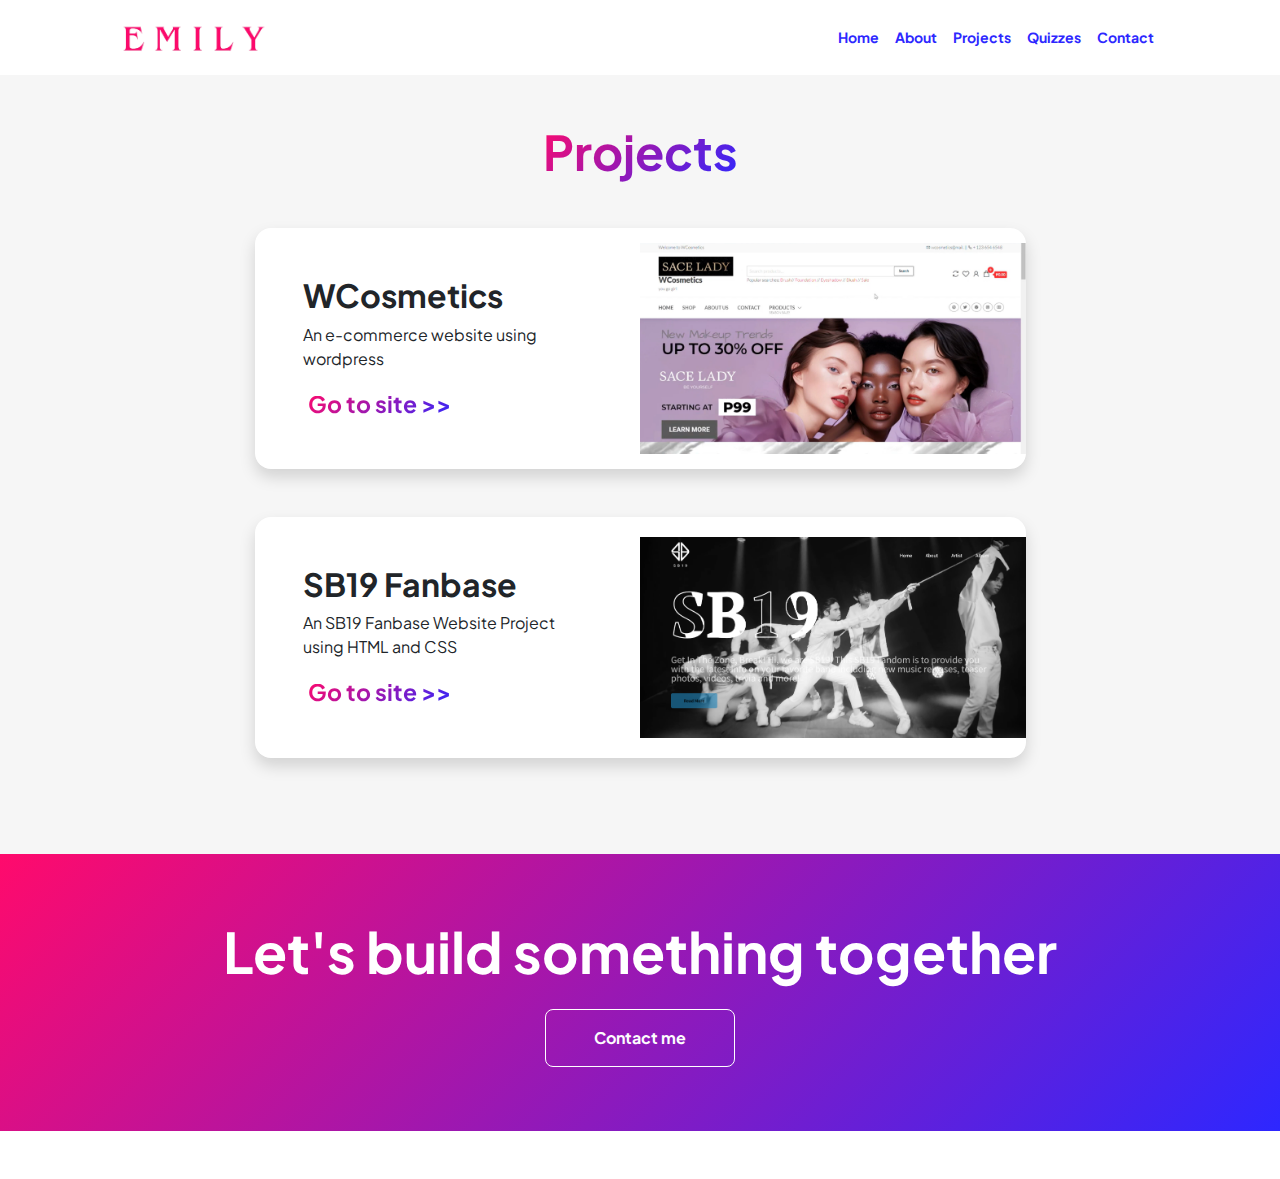
<file: projects.html>
<!DOCTYPE html>
<html lang="en">
    <head>
        <meta charset="utf-8" />
        <meta name="viewport" content="width=device-width, initial-scale=1, shrink-to-fit=no" />
        <meta name="description" content="" />
        <meta name="author" content="" />
        <title>Modern Business - Start Bootstrap Template</title>
        <!-- Favicon-->
        <link rel="icon" type="image/x-icon" href="assets/favicon.ico" />
        <!-- Custom Google font-->
        <link rel="preconnect" href="https://fonts.googleapis.com" />
        <link rel="preconnect" href="https://fonts.gstatic.com" crossorigin />
        <link href="https://fonts.googleapis.com/css2?family=Plus+Jakarta+Sans:wght@100;200;300;400;500;600;700;800;900&amp;display=swap" rel="stylesheet" />
        <!-- Bootstrap icons-->
        <link href="https://cdn.jsdelivr.net/npm/bootstrap-icons@1.8.1/font/bootstrap-icons.css" rel="stylesheet" />
        <!-- Core theme CSS (includes Bootstrap)-->
        <link href="css/styles.css" rel="stylesheet" />
    </head>
    <body class="d-flex flex-column h-100 bg-light">
        <main class="flex-shrink-0">
            <!-- Navigation-->
            <nav class="navbar navbar-expand-lg navbar-light bg-white py-3">
                <div class="container px-5">
                    <a class="navbar-brand" href="index.html"><span class="fw-bolder text-primary"><img src="images/logo3.png" alt="logo" style="width: 150px;"></span></a>
                    <button class="navbar-toggler" type="button" data-bs-toggle="collapse" data-bs-target="#navbarSupportedContent" aria-controls="navbarSupportedContent" aria-expanded="false" aria-label="Toggle navigation"><span class="navbar-toggler-icon"></span></button>
                    <div class="collapse navbar-collapse" id="navbarSupportedContent">
                        <ul class="navbar-nav ms-auto mb-2 mb-lg-0 small fw-bolder">
                            <li class="nav-item"><a class="nav-link" href="index.html">Home</a></li>
                            <li class="nav-item"><a class="nav-link" href="about.html">About</a></li>
                            <li class="nav-item"><a class="nav-link" href="projects.html">Projects</a></li>
                            <li class="nav-item"><a class="nav-link" href="quizzes.html">Quizzes</a></li>
                            <li class="nav-item"><a class="nav-link" href="contact.html">Contact</a></li>
                        </ul>
                    </div>
                </div>
            </nav>
            <!-- Projects Section-->
            <section class="py-5">
                <div class="container px-5 mb-5">
                    <div class="text-center mb-5">
                        <h1 class="display-5 fw-bolder mb-0"><span class="text-gradient d-inline">Projects</span></h1>
                    </div>
                    <div class="row gx-5 justify-content-center">
                        <div class="col-lg-11 col-xl-9 col-xxl-8">
                            <!-- Project Card 1-->
                            <div class="card overflow-hidden shadow rounded-4 border-0 mb-5">
                                <div class="card-body p-0">
                                    <div class="d-flex align-items-center">
                                        <div class="p-5">
                                            <h2 class="fw-bolder">WCosmetics</h2>
                                            <p>An e-commerce website using wordpress</p> 
                                            <div class="text-gradient d-inline">
                                            <a href="https://github.com/emsensei/WordPress-Project.git" style="font-size: 23px; padding: 5px;"><b>Go to site >></b></a>
                                        </div>
                                        </div>
                                        <img class="img-fluid" src="projects/project1.png" alt="..." style="width: 50%;"/>
                                    </div>
                                </div>
                            </div>
                            <!-- Project Card 2-->
                            <div class="card overflow-hidden shadow rounded-4 border-0">
                                <div class="card-body p-0">
                                    <div class="d-flex align-items-center">
                                        <div class="p-5">
                                            <h2 class="fw-bolder">SB19 Fanbase</h2>
                                            <p>An SB19 Fanbase Website Project using HTML and CSS</p>
                                            <div class="text-gradient d-inline">
                                                <a href="https://github.com/emsensei/SB19-Fanbase" style="font-size: 23px; padding: 5px;"><b>Go to site >></b></a>
                                            </div>
                                        </div>
                                        <img class="img-fluid" src="projects/project2.png" alt="..." style="width: 50%;"/>
                                    </div>
                                </div>
                            </div>
                        </div>
                    </div>
                </div>
            </section>
            <!-- Call to action section-->
            <section class="py-3 bg-gradient-primary-to-secondary text-white">
                <div class="container px-5 my-5">
                    <div class="text-center">
                        <h2 class="display-4 fw-bolder mb-4">Let's build something together</h2>
                        <a class="btn btn-outline-light2 btn-lg px-5 py-3 fs-6 fw-bolder" href="contact.html">Contact me</a>
                    </div>
                </div>
            </section>
        </main>
        <!-- Footer-->
        <footer class="bg-white py-4 mt-auto">
            <div class="container px-5">
                <div class="row align-items-center justify-content-between flex-column flex-sm-row">
            </div>
        </footer>
        <!-- Bootstrap core JS-->
        <script src="https://cdn.jsdelivr.net/npm/bootstrap@5.2.3/dist/js/bootstrap.bundle.min.js"></script>
        <!-- Core theme JS-->
        <script src="js/scripts.js"></script>
    </body>
</html>
</file>
